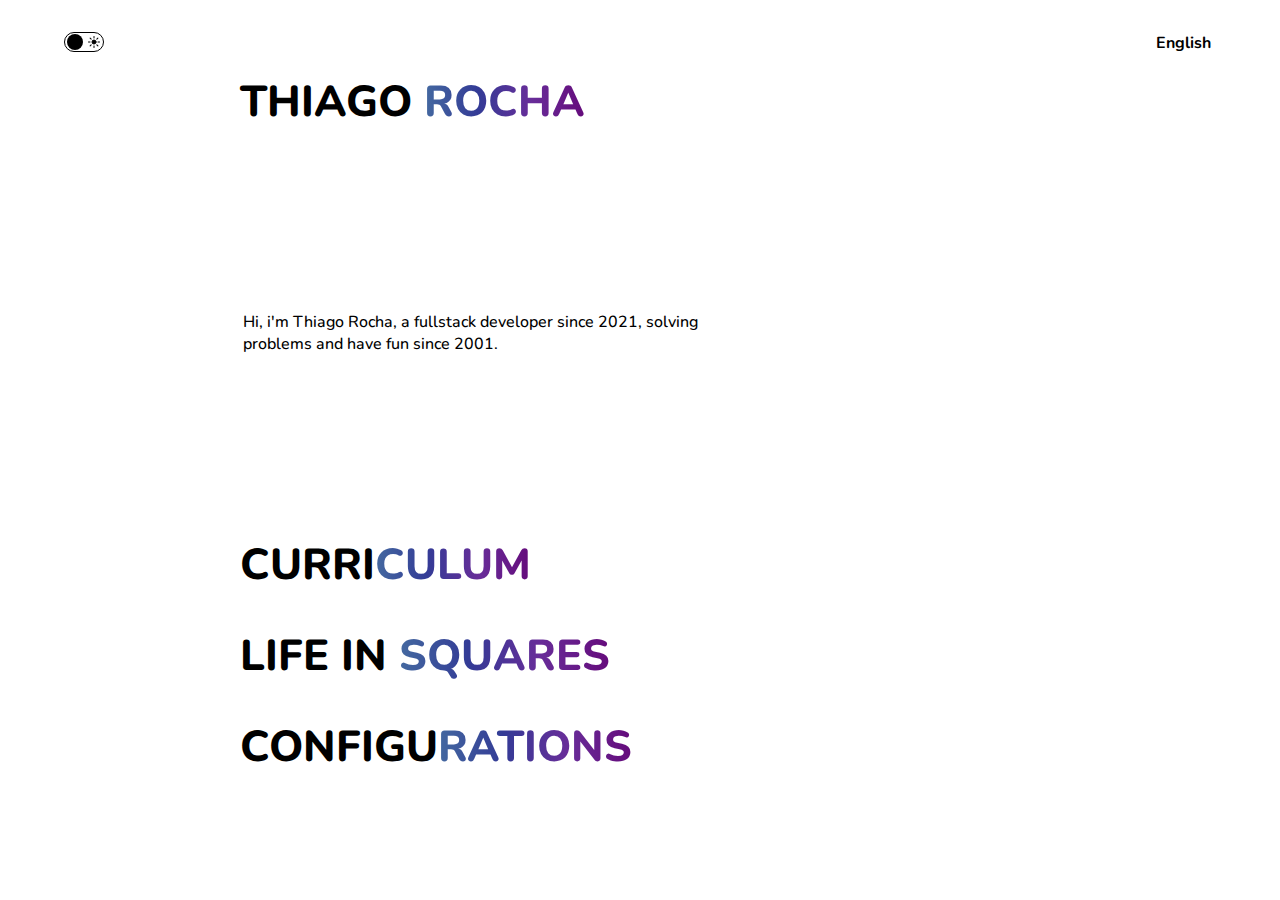
<file: index.html>
<!DOCTYPE html>
<html lang="en">
    <head>
        <meta charset="UTF-8" />
        <meta name="viewport" content="width=device-width, initial-scale=1.0" />
        <title>Thiago Rocha</title>
        <link rel="preconnect" href="https://fonts.googleapis.com" />
        <link rel="preconnect" href="https://fonts.gstatic.com" crossorigin />
        <link
            rel="icon"
            type="image/png"
            sizes="32x32"
            href="./assets/favicon/favicon-32x32.png"
        />
        <link
            href="https://fonts.googleapis.com/css2?family=AR+One+Sans:wght@500&family=Nunito:wght@200;300;400;500;600;700;800;900;1000&display=swap"
            rel="stylesheet"
        />
        <link rel="stylesheet" href="css/index.css" />
        <link rel="stylesheet" href="css/styles.css" />
    </head>
    <body>
        <label class="switch no-print">
            <input
                class="switch_input"
                id="switch_input"
                type="checkbox"
                role="switch"
            />
            <svg
                class="switch_icon switch_icon--light"
                viewBox="0 0 12 12"
                width="12px"
                height="12px"
                aria-hidden="true"
            >
                <g
                    fill="#000"
                    stroke="#000"
                    stroke-width="1"
                    stroke-linecap="round"
                >
                    <circle cx="6" cy="6" r="2" />
                    <g stroke-dasharray="1.5 1.5">
                        <polyline
                            points="6 10,6 11.5"
                            transform="rotate(0,6,6)"
                        />
                        <polyline
                            points="6 10,6 11.5"
                            transform="rotate(45,6,6)"
                        />
                        <polyline
                            points="6 10,6 11.5"
                            transform="rotate(90,6,6)"
                        />
                        <polyline
                            points="6 10,6 11.5"
                            transform="rotate(135,6,6)"
                        />
                        <polyline
                            points="6 10,6 11.5"
                            transform="rotate(180,6,6)"
                        />
                        <polyline
                            points="6 10,6 11.5"
                            transform="rotate(225,6,6)"
                        />
                        <polyline
                            points="6 10,6 11.5"
                            transform="rotate(270,6,6)"
                        />
                        <polyline
                            points="6 10,6 11.5"
                            transform="rotate(315,6,6)"
                        />
                    </g>
                </g>
            </svg>
            <svg
                class="switch_icon switch_icon--dark"
                viewBox="0 0 12 12"
                width="12px"
                height="12px"
                aria-hidden="true"
            >
                <g
                    fill="#fff"
                    stroke="#fff"
                    stroke-width="1"
                    stroke-linejoin="round"
                    transform="rotate(-45,6,6)"
                >
                    <path
                        d="m9,10c-2.209,0-4-1.791-4-4s1.791-4,4-4c.304,0,.598.041.883.105-.995-.992-2.367-1.605-3.883-1.605C2.962.5.5,2.962.5,6s2.462,5.5,5.5,5.5c1.516,0,2.888-.613,3.883-1.605-.285.064-.578.105-.883.105Z"
                    />
                </g>
            </svg>
            <span class="switch_sr">Dark Mode</span>
        </label>
        <div class="lang-menu no-print">
            <div class="selected-lang en">
                <a href="#">English</a>
            </div>
            <ul>
                <li>
                    <a href="#" class="pt-br" id="pt-br">Portuguese</a>
                </li>
                <li>
                    <a href="#" class="en" id="en">English</a>
                </li>
            </ul>
        </div>
        <main id="english">
            <section>
                <h1 class="dev-name">
                    THIAGO
                    <b class="dev-last">ROCHA</b>
                </h1>
            </section>
            <section>
                <p>
                    Hi, i'm Thiago Rocha, a fullstack developer since 2021,
                    solving problems and have fun since 2001.
                </p>
            </section>
            <section>
                <nav>
                    <a class="dev-name" href="./cv.html">
                        CURRI<b class="dev-last">CULUM</b>
                    </a>
                    <a class="dev-name" href="./life.html">
                        LIFE IN <b class="dev-last">SQUARES</b>
                    </a>
                    <a class="dev-name" href="./config.html">
                        CONFIGU<b class="dev-last">RATIONS</b>
                    </a>
                </nav>
            </section>
        </main>
        <main id="portuguese" class="d-none">
            <section>
                <h1 class="dev-name">
                    THIAGO
                    <b class="dev-last">ROCHA</b>
                </h1>
            </section>
            <section>
                <p>
                    Oi, eu sou o Thiago Rocha, desenvolvedor full stack desde
                    2021, resolvendo problemas e se divertindo desde 2001.
                </p>
            </section>
            <section>
                <nav>
                    <a class="dev-name" href="./cv.html">
                        CURRI<b class="dev-last">CULUM</b>
                    </a>
                    <a class="dev-name" href="./life.html">
                        VIDA EM <b class="dev-last">CUBOS</b>
                    </a>
                    <a class="dev-name" href="./config.html">
                        CONFIGU<b class="dev-last">RAÇÕES</b>
                    </a>
                </nav>
            </section>
        </main>
        <script src="./js/main.js"></script>
    </body>
</html>
</file>
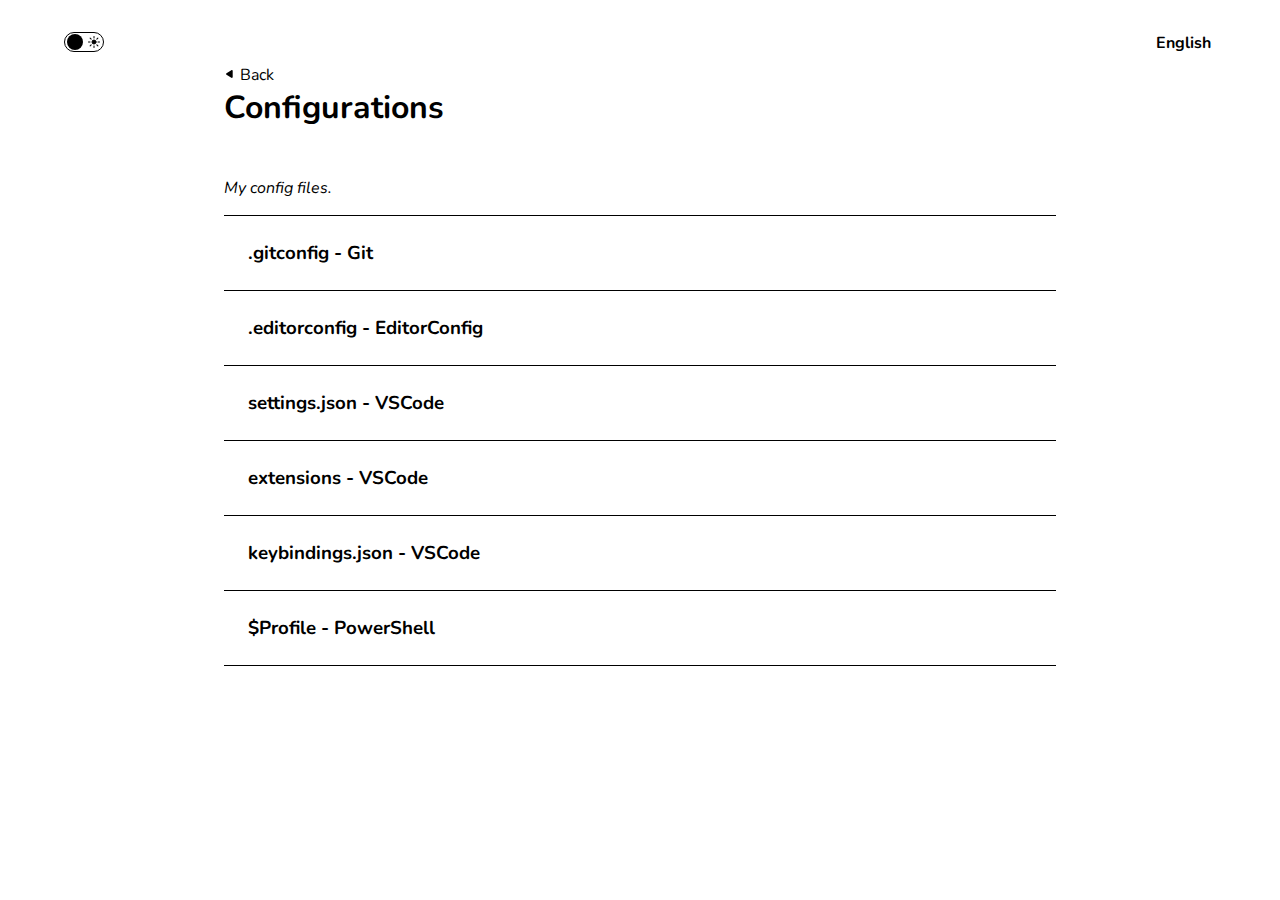
<file: config.html>
<!DOCTYPE html>
<html lang="en">
    <head>
        <meta charset="UTF-8" />
        <meta name="viewport" content="width=device-width, initial-scale=1.0" />
        <title>Thiago Rocha</title>
        <link rel="preconnect" href="https://fonts.googleapis.com" />
        <link rel="preconnect" href="https://fonts.gstatic.com" crossorigin />
        <link
            rel="icon"
            type="image/png"
            sizes="32x32"
            href="./assets/favicon/favicon-32x32.png"
        />
        <link
            href="https://fonts.googleapis.com/css2?family=AR+One+Sans:wght@500&family=Nunito:wght@200;300;400;500;600;700;800;900;1000&display=swap"
            rel="stylesheet"
        />
        <link rel="stylesheet" href="css/styles.css" />
        <link rel="stylesheet" href="css/prism.css" />
        <link rel="stylesheet" href="css/config.css" />
    </head>
    <body>
        <label class="switch no-print">
            <input
                class="switch_input"
                id="switch_input"
                type="checkbox"
                role="switch"
            />
            <svg
                class="switch_icon switch_icon--light"
                viewBox="0 0 12 12"
                width="12px"
                height="12px"
                aria-hidden="true"
            >
                <g
                    fill="#000"
                    stroke="#000"
                    stroke-width="1"
                    stroke-linecap="round"
                >
                    <circle cx="6" cy="6" r="2" />
                    <g stroke-dasharray="1.5 1.5">
                        <polyline
                            points="6 10,6 11.5"
                            transform="rotate(0,6,6)"
                        />
                        <polyline
                            points="6 10,6 11.5"
                            transform="rotate(45,6,6)"
                        />
                        <polyline
                            points="6 10,6 11.5"
                            transform="rotate(90,6,6)"
                        />
                        <polyline
                            points="6 10,6 11.5"
                            transform="rotate(135,6,6)"
                        />
                        <polyline
                            points="6 10,6 11.5"
                            transform="rotate(180,6,6)"
                        />
                        <polyline
                            points="6 10,6 11.5"
                            transform="rotate(225,6,6)"
                        />
                        <polyline
                            points="6 10,6 11.5"
                            transform="rotate(270,6,6)"
                        />
                        <polyline
                            points="6 10,6 11.5"
                            transform="rotate(315,6,6)"
                        />
                    </g>
                </g>
            </svg>
            <svg
                class="switch_icon switch_icon--dark"
                viewBox="0 0 12 12"
                width="12px"
                height="12px"
                aria-hidden="true"
            >
                <g
                    fill="#fff"
                    stroke="#fff"
                    stroke-width="1"
                    stroke-linejoin="round"
                    transform="rotate(-45,6,6)"
                >
                    <path
                        d="m9,10c-2.209,0-4-1.791-4-4s1.791-4,4-4c.304,0,.598.041.883.105-.995-.992-2.367-1.605-3.883-1.605C2.962.5.5,2.962.5,6s2.462,5.5,5.5,5.5c1.516,0,2.888-.613,3.883-1.605-.285.064-.578.105-.883.105Z"
                    />
                </g>
            </svg>
            <span class="switch_sr">Dark Mode</span>
        </label>
        <div class="lang-menu no-print">
            <div class="selected-lang en">
                <a href="#">English</a>
            </div>
            <ul>
                <li>
                    <a href="#" class="pt-br" id="pt-br">Portuguese</a>
                </li>
                <li>
                    <a href="#" class="en" id="en">English</a>
                </li>
            </ul>
        </div>
        <main id="english">
            <header>
                <a href="index.html">
                    <svg
                        width="12px"
                        height="12px"
                        viewBox="0 0 20 20"
                        xmlns="http://www.w3.org/2000/svg"
                    >
                        <path
                            d="M4.205 8.72805L12.205 3.72805C13.2041 3.10363 14.5 3.82189 14.5 5.00004V15C14.5 16.1782 13.2041 16.8965 12.205 16.272L4.205 11.272C3.265 10.6845 3.265 9.31555 4.205 8.72805Z"
                            fill="#000000"
                        />
                    </svg>
                    Back
                </a>
                <h1>Configurations</h1>
            </header>
            <section>
                <i>My config files.</i>
            </section>
        </main>
        <main id="portuguese">
            <header>
                <a href="index.html">
                    <svg
                        width="12px"
                        height="12px"
                        viewBox="0 0 20 20"
                        xmlns="http://www.w3.org/2000/svg"
                    >
                        <path
                            d="M4.205 8.72805L12.205 3.72805C13.2041 3.10363 14.5 3.82189 14.5 5.00004V15C14.5 16.1782 13.2041 16.8965 12.205 16.272L4.205 11.272C3.265 10.6845 3.265 9.31555 4.205 8.72805Z"
                            fill="#000000"
                        />
                    </svg>
                    Voltar
                </a>
                <h1>Configurações</h1>
            </header>
            <section>
                <i>Meus arquivos de configuração.</i>
            </section>
        </main>
        <main>
            <article class="configs">
                <div class="config">
                    <h3 class="name-config">.gitconfig - Git</h3>
                    <pre id=".gitconfig">
                        <code class="language-editorconfig line-numbers remove-trailing">
                            [user]
                                email = thiagormnb@gmail.com
                                name = ThiagoRocha14
                            [color]
                                status = auto
                                branch = auto
                                interactive = auto
                                diff = auto
                            [core]
                                ignorecase = false
                                autocrlf = false
                                editor = notepad
                            [alias]
                                s = status
                                c = checkout
                                b = branch
                                d = diff
                                l = log
                                uncommit = reset --soft HEAD~1
                                cm = commit -m
                                plom = pull origin master
                                plos = pull origin sprint
                                psom = push origin master
                                psos = push origin sprint
                                hs = log --pretty='%C(yellow)%h %C(cyan)%ad %Cblue%aN%C(auto)%d %Creset%s' --date=relative --date-order --graph
                                o = log --pretty='%C(yellow)%h %C(cyan)%ad %Cblue%aN%C(auto)%d %Creset%s' --date=relative --date-order --graph
                        </code>
                    </pre>
                </div>
                <div class="config">
                    <h3 class="name-config">.editorconfig - EditorConfig</h3>
                    <pre>
                        <code class="language-editorconfig line-numbers remove-trailing">
                            root = true

                            [*]
                                charset = utf-8
                                indent_style = space
                                indent_size = 4
                                insert_final_newline = true
                                trim_trailing_whitespace = true
                                end_of_line = lf

                            [*.ts]
                                quote_type = single

                            [*.md]
                                max_line_length = off
                                trim_trailing_whitespace = false

                            [*.{yml,yaml}]
                                indent_size = 2

                            [docker-compose.yml]
                                indent_size = 4
                        </code>
                    </pre>
                </div>
                <div class="config">
                    <h3 class="name-config">settings.json - VSCode</h3>
                    <pre>
                        <code class="language-json line-numbers remove-trailing">
                            {
                                "workbench.colorTheme": "poimandres",
                                "workbench.iconTheme": "city-lights-icons-vsc",

                                "workbench.statusBar.visible": true,
                                "workbench.tree.indent": 20,
                                "workbench.tree.renderIndentGuides": "always",
                                "workbench.sideBar.location": "right",
                                "workbench.activityBar.location": "top",
                                "workbench.colorCustomizations": {
                                    "tree.indentGuidesStroke": "#cecece"
                                },

                                "workbench.editor.highlightModifiedTabs": true,
                                "terminal.integrated.defaultProfile.windows": "Windows PowerShell",
                                "explorer.confirmDragAndDrop": false,

                                "editor.minimap.enabled": false,
                                "editor.fontFamily": "Fira Code",
                                "editor.fontLigatures": true,
                                "editor.fontSize": 13,
                                "editor.lineHeight": 20,
                                "editor.letterSpacing": 0.5,
                                "editor.fontWeight": "300",
                                "editor.tabCompletion": "on",
                                "editor.tabSize": 4,

                                "editor.formatOnSave": true,
                                "editor.codeActionsOnSave": {
                                    "source.fixAll.eslint": "explicit"
                                },

                                "files.trimTrailingWhitespace": true,
                                "prettier.tabWidth": 4,
                                "typescript.updateImportsOnFileMove.enabled": "always",
                                "javascript.updateImportsOnFileMove.enabled": "always",

                                "php.validate.executablePath": "C:/xampp/php/php.exe",
                                "eslint.validate": ["javascript", "typescript"],

                                "[php]": {
                                    "editor.defaultFormatter": "DEVSENSE.phptools-vscode",
                                    "editor.suggest.showReferences": false
                                },
                                "[typescript]": {
                                    "editor.defaultFormatter": "rvest.vs-code-prettier-eslint"
                                },
                                "[javascript]": {
                                    "editor.defaultFormatter": "esbenp.prettier-vscode"
                                },
                                "[python]": {
                                    "editor.formatOnType": true
                                },
                                "[html]": {
                                    "editor.defaultFormatter": "esbenp.prettier-vscode"
                                }

                            }

                        </code>
                    </pre>
                </div>
                <div class="config">
                    <h3 class="name-config">extensions - VSCode</h3>
                    <pre>
                        <code class="language-bash line-numbers remove-trailing">
                            code --install-extension DaGhostman.vs-treeview
                            code --install-extension DEVSENSE.composer-php-vscode
                            code --install-extension DEVSENSE.phptools-vscode
                            code --install-extension DEVSENSE.profiler-php-vscode
                            code --install-extension DotJoshJohnson.xml
                            code --install-extension eamodio.gitlens
                            code --install-extension EditorConfig.EditorConfig
                            code --install-extension esbenp.prettier-vscode
                            code --install-extension GitHub.copilot
                            code --install-extension GitHub.copilot-chat
                            code --install-extension maptz.camelcasenavigation
                            code --install-extension mikestead.dotenv
                            code --install-extension ms-vscode.vscode-typescript-tslint-plugin
                            code --install-extension mtxr.sqltools
                            code --install-extension pgl.laravel-jump-controller
                            code --install-extension pomber.git-file-history
                            code --install-extension Vue.volar
                            code --install-extension yzhang.markdown-all-in-one
                        </code>
                    </pre>
                </div>
                <div class="config">
                    <h3 class="name-config">keybindings.json - VSCode</h3>
                    <pre>
                        <code class="language-json line-numbers remove-trailing">
                            [
                                {
                                    "key": "ctrl+shift+u",
                                    "command": "editor.action.transformToUppercase",
                                    "when": "editorTextFocus"
                                },
                                {
                                    "key": "ctrl+shift+l",
                                    "command": "editor.action.transformToLowercase",
                                    "when": "editorTextFocus"
                                },
                                {
                                    "key": "ctrl+shift+oem_6",
                                    "command": "editor.emmet.action.matchTag"
                                },
                                {
                                    "key": "ctrl+alt+s",
                                    "command": "workbench.action.files.saveFiles"
                                },
                                {
                                    "key": "ctrl+alt+numpad1",
                                    "command": "editor.action.formatDocument",
                                    "when": "editorHasDocumentFormattingProvider && editorTextFocus && !editorReadonly && !inCompositeEditor"
                                },
                                {
                                    "key": "shift+alt+f",
                                    "command": "-editor.action.formatDocument",
                                    "when": "editorHasDocumentFormattingProvider && editorTextFocus && !editorReadonly && !inCompositeEditor"
                                },
                                {
                                    "key": "ctrl+alt+numpad2",
                                    "command": "sqltools.formatSql",
                                    "when": "editorHasSelection && editorTextFocus && !config.sqltools.disableChordKeybindings && !editorReadonly"
                                },
                                {
                                    "key": "ctrl+e ctrl+b",
                                    "command": "-sqltools.formatSql",
                                    "when": "editorHasSelection && editorTextFocus && !config.sqltools.disableChordKeybindings && !editorReadonly"
                                },
                                {
                                    "key": "ctrl+alt+numpad0",
                                    "command": "workbench.action.duplicateWorkspaceInNewWindow"
                                },
                            ]
                        </code>
                    </pre>
                </div>
                <div class="config">
                    <h3 class="name-config">$Profile - PowerShell</h3>
                    <pre>
                        <code class="language-bash line-numbers remove-trailing">
                            clear
                            # oh-my-posh activation
                            Set-ExecutionPolicy Bypass -Scope Process -Force; Invoke-Expression ((New-Object System.Net.WebClient).DownloadString('https://ohmyposh.dev/install.ps1'))

                            oh-my-posh init pwsh --config "$env:POSH_THEMES_PATH/velvet.omp.json" | Invoke-Expression

                            Set-PSReadLineOption -PredictionSource History
                            Set-PSReadLineOption -PredictionViewStyle ListView
                        </code>
                    </pre>
                </div>
            </article>
        </main>
        <script src="./js/config.js"></script>
        <script src="./js/prism.js"></script>
        <script src="./js/main.js"></script>
    </body>
</html>
</file>
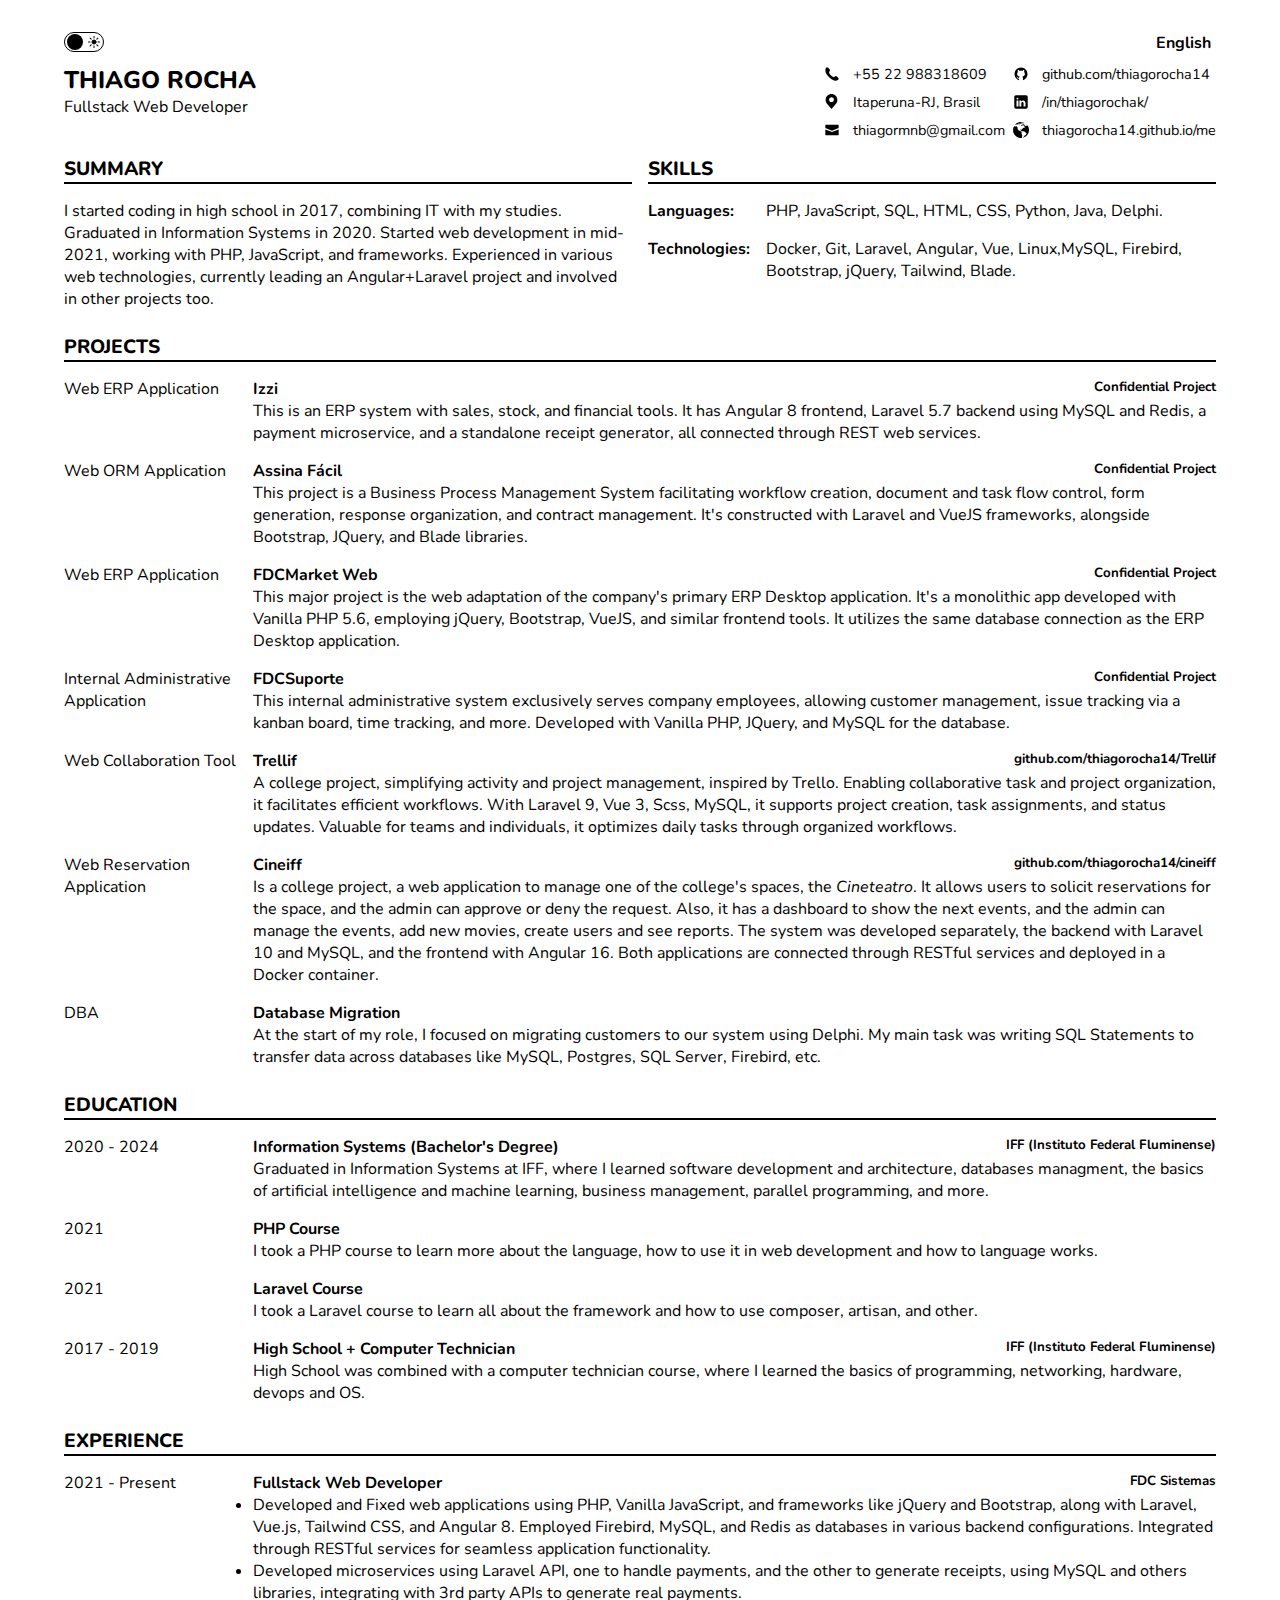
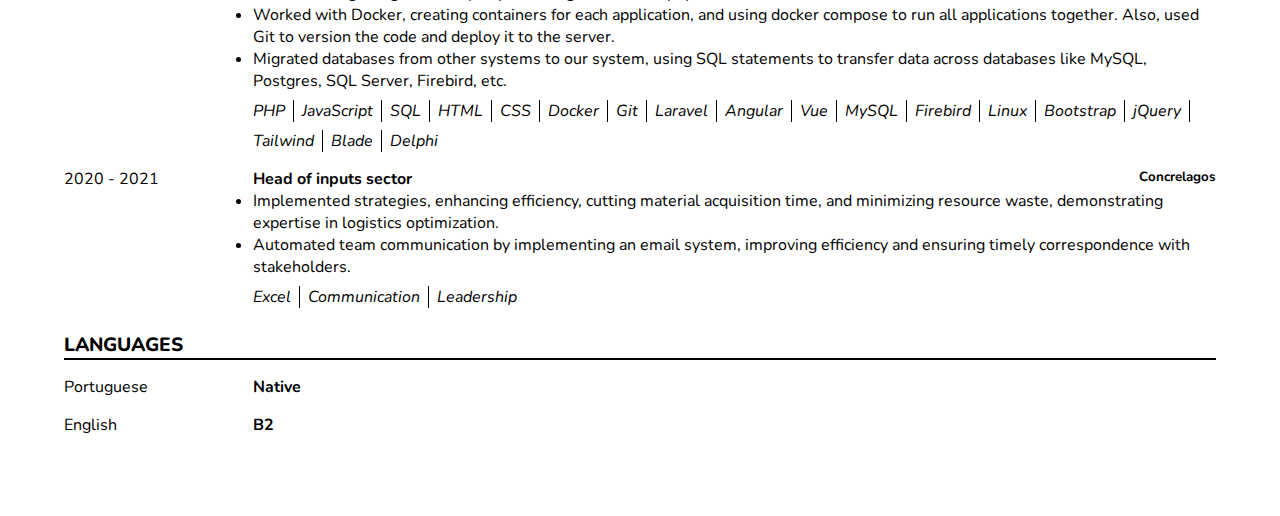
<file: cv.html>
<!DOCTYPE html>
<html lang="en">
    <head>
        <meta charset="UTF-8" />
        <meta name="viewport" content="width=device-width, initial-scale=1.0" />
        <title>Thiago Rocha</title>
        <link rel="preconnect" href="https://fonts.googleapis.com" />
        <link rel="preconnect" href="https://fonts.gstatic.com" crossorigin />
        <link
            rel="icon"
            type="image/png"
            sizes="32x32"
            href="./assets/favicon/favicon-32x32.png"
        />
        <link
            href="https://fonts.googleapis.com/css2?family=AR+One+Sans:wght@500&family=Nunito:wght@200;300;400;500;600;700;800;900;1000&display=swap"
            rel="stylesheet"
        />
        <link rel="stylesheet" href="css/styles.css" />
        <link rel="stylesheet" href="css/cv.css" />
    </head>

    <body>
        <label class="switch no-print">
            <input
                class="switch_input"
                id="switch_input"
                type="checkbox"
                role="switch"
            />
            <svg
                class="switch_icon switch_icon--light"
                viewBox="0 0 12 12"
                width="12px"
                height="12px"
                aria-hidden="true"
            >
                <g
                    fill="#000"
                    stroke="#000"
                    stroke-width="1"
                    stroke-linecap="round"
                >
                    <circle cx="6" cy="6" r="2" />
                    <g stroke-dasharray="1.5 1.5">
                        <polyline
                            points="6 10,6 11.5"
                            transform="rotate(0,6,6)"
                        />
                        <polyline
                            points="6 10,6 11.5"
                            transform="rotate(45,6,6)"
                        />
                        <polyline
                            points="6 10,6 11.5"
                            transform="rotate(90,6,6)"
                        />
                        <polyline
                            points="6 10,6 11.5"
                            transform="rotate(135,6,6)"
                        />
                        <polyline
                            points="6 10,6 11.5"
                            transform="rotate(180,6,6)"
                        />
                        <polyline
                            points="6 10,6 11.5"
                            transform="rotate(225,6,6)"
                        />
                        <polyline
                            points="6 10,6 11.5"
                            transform="rotate(270,6,6)"
                        />
                        <polyline
                            points="6 10,6 11.5"
                            transform="rotate(315,6,6)"
                        />
                    </g>
                </g>
            </svg>
            <svg
                class="switch_icon switch_icon--dark"
                viewBox="0 0 12 12"
                width="12px"
                height="12px"
                aria-hidden="true"
            >
                <g
                    fill="#fff"
                    stroke="#fff"
                    stroke-width="1"
                    stroke-linejoin="round"
                    transform="rotate(-45,6,6)"
                >
                    <path
                        d="m9,10c-2.209,0-4-1.791-4-4s1.791-4,4-4c.304,0,.598.041.883.105-.995-.992-2.367-1.605-3.883-1.605C2.962.5.5,2.962.5,6s2.462,5.5,5.5,5.5c1.516,0,2.888-.613,3.883-1.605-.285.064-.578.105-.883.105Z"
                    />
                </g>
            </svg>
            <span class="switch_sr">Dark Mode</span>
        </label>
        <div class="lang-menu no-print">
            <div class="selected-lang en">
                <a href="#">English</a>
            </div>
            <ul>
                <li>
                    <a href="#" class="pt-br" id="pt-br">Portuguese</a>
                </li>
                <li>
                    <a href="#" class="en" id="en">English</a>
                </li>
            </ul>
        </div>
        <header>
            <section class="cv-title">
                <h1 class="dev-name">
                    <a href="index.html" class="no-print">Thiago Rocha</a>
                    <span class="d-none d-print-block">Thiago Rocha</span>
                </h1>
                <span class="dev-type">Fullstack Web Developer</span>
            </section>
            <aside class="cv-infos">
                <span class="info">
                    <svg height="16px" width="16px" viewBox="0 0 24 24">
                        <path
                            d="M21.384,17.752a2.108,2.108,0,0,1-.522,3.359,7.543,7.543,0,0,1-5.476.642C10.5,20.523,3.477,13.5,2.247,8.614a7.543,7.543,0,0,1,.642-5.476,2.108,2.108,0,0,1,3.359-.522L8.333,4.7a2.094,2.094,0,0,1,.445,2.328A3.877,3.877,0,0,1,8,8.2c-2.384,2.384,5.417,10.185,7.8,7.8a3.877,3.877,0,0,1,1.173-.781,2.092,2.092,0,0,1,2.328.445Z"
                        />
                    </svg>
                    <a href="tel:+5522988318609" class="info-text"
                        >+55 22 988318609</a
                    >
                </span>
                <span class="info">
                    <svg height="16px" width="16px" viewBox="0 0 64 64">
                        <path
                            d="M32 6C17.641 6 6 17.641 6 32c0 12.277 8.512 22.56 19.955 25.286-.592-.141-1.179-.299-1.755-.479V50.85c0 0-.975.325-2.275.325-3.637 0-5.148-3.245-5.525-4.875-.229-.993-.827-1.934-1.469-2.509-.767-.684-1.126-.686-1.131-.92-.01-.491.658-.471.975-.471 1.625 0 2.857 1.729 3.429 2.623 1.417 2.207 2.938 2.577 3.721 2.577.975 0 1.817-.146 2.397-.426.268-1.888 1.108-3.57 2.478-4.774-6.097-1.219-10.4-4.716-10.4-10.4 0-2.928 1.175-5.619 3.133-7.792C19.333 23.641 19 22.494 19 20.625c0-1.235.086-2.751.65-4.225 0 0 3.708.026 7.205 3.338C28.469 19.268 30.196 19 32 19s3.531.268 5.145.738c3.497-3.312 7.205-3.338 7.205-3.338.567 1.474.65 2.99.65 4.225 0 2.015-.268 3.19-.432 3.697C46.466 26.475 47.6 29.124 47.6 32c0 5.684-4.303 9.181-10.4 10.4 1.628 1.43 2.6 3.513 2.6 5.85v8.557c-.576.181-1.162.338-1.755.479C49.488 54.56 58 44.277 58 32 58 17.641 46.359 6 32 6zM33.813 57.93C33.214 57.972 32.61 58 32 58 32.61 58 33.213 57.971 33.813 57.93zM37.786 57.346c-1.164.265-2.357.451-3.575.554C35.429 57.797 36.622 57.61 37.786 57.346zM32 58c-.61 0-1.214-.028-1.813-.07C30.787 57.971 31.39 58 32 58zM29.788 57.9c-1.217-.103-2.411-.289-3.574-.554C27.378 57.61 28.571 57.797 29.788 57.9z"
                        ></path>
                    </svg>
                    <a
                        href="github.com/thiagorocha14"
                        target="_blank"
                        class="info-text"
                        >github.com/thiagorocha14</a
                    >
                </span>
                <span class="info">
                    <svg
                        version="1.1"
                        width="16px"
                        height="16px"
                        viewBox="0 0 96 96"
                        xml:space="preserve"
                    >
                        <path
                            d="M 45 0 C 25.463 0 9.625 15.838 9.625 35.375 c 0 8.722 3.171 16.693 8.404 22.861 L 45 90 l 26.97 -31.765 c 5.233 -6.167 8.404 -14.139 8.404 -22.861 C 80.375 15.838 64.537 0 45 0 z M 45 48.705 c -8.035 0 -14.548 -6.513 -14.548 -14.548 c 0 -8.035 6.513 -14.548 14.548 -14.548 s 14.548 6.513 14.548 14.548 C 59.548 42.192 53.035 48.705 45 48.705 z"
                        />
                    </svg>
                    <span class="info-text">Itaperuna-RJ, Brasil</span>
                </span>
                <span class="info">
                    <svg height="16px" width="16px" viewBox="0 0 50 50">
                        <path
                            d="M41,4H9C6.24,4,4,6.24,4,9v32c0,2.76,2.24,5,5,5h32c2.76,0,5-2.24,5-5V9C46,6.24,43.76,4,41,4z M17,20v19h-6V20H17z M11,14.47c0-1.4,1.2-2.47,3-2.47s2.93,1.07,3,2.47c0,1.4-1.12,2.53-3,2.53C12.2,17,11,15.87,11,14.47z M39,39h-6c0,0,0-9.26,0-10 c0-2-1-4-3.5-4.04h-0.08C27,24.96,26,27.02,26,29c0,0.91,0,10,0,10h-6V20h6v2.56c0,0,1.93-2.56,5.81-2.56 c3.97,0,7.19,2.73,7.19,8.26V39z"
                        ></path>
                    </svg>
                    <a
                        href="linkedin.com/in/thiagorochak/"
                        target="_blank"
                        class="info-text"
                        >/in/thiagorochak/</a
                    >
                </span>
                <span class="info">
                    <svg height="16px" width="16px" viewBox="0 0 24 24">
                        <path
                            d="M22 5v4l-10 4L2 9V5a1 1 0 0 1 1-1h18a1 1 0 0 1 1 1zM2 11.154V19a1 1 0 0 0 1 1h18a1 1 0 0 0 1-1v-7.846l-10 4z"
                        />
                    </svg>
                    <a href="mailto:thiagormnb@gmail.com" class="info-text"
                        >thiagormnb@gmail.com</a
                    >
                </span>
                <span class="info">
                    <svg
                        version="1.1"
                        xmlns="http://www.w3.org/2000/svg"
                        xmlns:xlink="http://www.w3.org/1999/xlink"
                        width="16px"
                        height="16px"
                        viewBox="0 0 31.416 31.416"
                        xml:space="preserve"
                    >
                        <g>
                            <g>
                                <path
                                    d="M28.755,6.968l-0.47,0.149L25.782,7.34l-0.707,1.129l-0.513-0.163L22.57,6.51l-0.289-0.934L21.894,4.58l-1.252-1.123
                                l-1.477-0.289l-0.034,0.676l1.447,1.412l0.708,0.834L20.49,6.506l-0.648-0.191L18.871,5.91l0.033-0.783l-1.274-0.524l-0.423,1.841
                                l-1.284,0.291l0.127,1.027l1.673,0.322l0.289-1.641l1.381,0.204l0.642,0.376h1.03l0.705,1.412l1.869,1.896l-0.137,0.737
                                l-1.507-0.192l-2.604,1.315l-1.875,2.249l-0.244,0.996h-0.673l-1.254-0.578l-1.218,0.578l0.303,1.285l0.53-0.611l0.932-0.029
                                l-0.065,1.154l0.772,0.226l0.771,0.866l1.259-0.354l1.438,0.227l1.67,0.449l0.834,0.098l1.414,1.605l2.729,1.605l-1.765,3.372
                                l-1.863,0.866l-0.707,1.927l-2.696,1.8l-0.287,1.038c6.892-1.66,12.019-7.851,12.019-15.253
                                C31.413,12.474,30.433,9.465,28.755,6.968z"
                                />
                                <path
                                    d="M17.515,23.917l-1.144-2.121l1.05-2.188l-1.05-0.314l-1.179-1.184l-2.612-0.586l-0.867-1.814v1.077h-0.382l-2.251-3.052
                                v-2.507L7.43,8.545L4.81,9.012H3.045L2.157,8.43L3.29,7.532L2.16,7.793c-1.362,2.326-2.156,5.025-2.156,7.916
                                c0,8.673,7.031,15.707,15.705,15.707c0.668,0,1.323-0.059,1.971-0.137l-0.164-1.903c0,0,0.721-2.826,0.721-2.922
                                C18.236,26.357,17.515,23.917,17.515,23.917z"
                                />
                                <path
                                    d="M5.84,5.065l2.79-0.389l1.286-0.705l1.447,0.417l2.312-0.128l0.792-1.245l1.155,0.19l2.805-0.263L19.2,2.09l1.09-0.728
                                l1.542,0.232l0.562-0.085C20.363,0.553,18.103,0,15.708,0C10.833,0,6.474,2.222,3.596,5.711h0.008L5.84,5.065z M16.372,1.562
                                l1.604-0.883l1.03,0.595l-1.491,1.135l-1.424,0.143l-0.641-0.416L16.372,1.562z M11.621,1.691l0.708,0.295l0.927-0.295
                                l0.505,0.875l-2.14,0.562l-1.029-0.602C10.591,2.526,11.598,1.878,11.621,1.691z"
                                />
                            </g>
                        </g>
                    </svg>
                    <a
                        href="https://thiagorocha14.github.io/me"
                        class="info-text"
                        >thiagorocha14.github.io/me</a
                    >
                </span>
            </aside>
        </header>
        <main id="english">
            <!-- SUMMARY AND SKILLS -->
            <div class="double-section">
                <section>
                    <h3 class="section-title">Summary</h3>
                    <p class="section-text">
                        I started coding in high school in 2017, combining IT
                        with my studies. Graduated in Information Systems in
                        2020. Started web development in mid-2021, working with
                        PHP, JavaScript, and frameworks. Experienced in various
                        web technologies, currently leading an Angular+Laravel
                        project and involved in other projects too.
                    </p>
                </section>
                <section>
                    <h3 class="section-title">Skills</h3>
                    <p class="skills">
                        <b>Languages:</b
                        ><span
                            >PHP, JavaScript, SQL, HTML, CSS, Python, Java,
                            Delphi.</span
                        >
                        <b>Technologies:</b
                        ><span
                            >Docker, Git, Laravel, Angular, Vue, Linux,MySQL,
                            Firebird, Bootstrap, jQuery, Tailwind, Blade.</span
                        >
                    </p>
                </section>
            </div>
            <!-- PROJECTS -->
            <section>
                <h3 class="section-title">Projects</h3>
                <ul>
                    <li>
                        <aside>Web ERP Application</aside>
                        <article>
                            <b class="project-title">
                                <span> Izzi </span>
                                <small> Confidential Project </small>
                            </b>
                            <p>
                                This is an ERP system with sales, stock, and
                                financial tools. It has Angular 8 frontend,
                                Laravel 5.7 backend using MySQL and Redis, a
                                payment microservice, and a standalone receipt
                                generator, all connected through REST web
                                services.
                            </p>
                        </article>
                    </li>
                    <li>
                        <aside>Web ORM Application</aside>
                        <article>
                            <b class="project-title">
                                <span> Assina Fácil </span>
                                <small> Confidential Project </small>
                            </b>
                            <p>
                                This project is a Business Process Management
                                System facilitating workflow creation, document
                                and task flow control, form generation, response
                                organization, and contract management. It's
                                constructed with Laravel and VueJS frameworks,
                                alongside Bootstrap, JQuery, and Blade
                                libraries.
                            </p>
                        </article>
                    </li>
                    <li>
                        <aside>Web ERP Application</aside>
                        <article>
                            <b class="project-title">
                                <span> FDCMarket Web </span>
                                <small> Confidential Project </small>
                            </b>
                            <p>
                                This major project is the web adaptation of the
                                company's primary ERP Desktop application. It's
                                a monolithic app developed with Vanilla PHP 5.6,
                                employing jQuery, Bootstrap, VueJS, and similar
                                frontend tools. It utilizes the same database
                                connection as the ERP Desktop application.
                            </p>
                        </article>
                    </li>
                    <li>
                        <aside>Internal Administrative Application</aside>
                        <article>
                            <b class="project-title">
                                <span> FDCSuporte </span>
                                <small> Confidential Project </small>
                            </b>
                            <p>
                                This internal administrative system exclusively
                                serves company employees, allowing customer
                                management, issue tracking via a kanban board,
                                time tracking, and more. Developed with Vanilla
                                PHP, JQuery, and MySQL for the database.
                            </p>
                        </article>
                    </li>
                    <li>
                        <aside>Web Collaboration Tool</aside>
                        <article>
                            <b class="project-title">
                                <span> Trellif </span>
                                <small>
                                    <a
                                        href="https://github.com/thiagorocha14/Trellif"
                                        target="_blank"
                                    >
                                        github.com/thiagorocha14/Trellif
                                    </a>
                                </small>
                            </b>
                            <p>
                                A college project, simplifying activity and
                                project management, inspired by Trello. Enabling
                                collaborative task and project organization, it
                                facilitates efficient workflows. With Laravel 9,
                                Vue 3, Scss, MySQL, it supports project
                                creation, task assignments, and status updates.
                                Valuable for teams and individuals, it optimizes
                                daily tasks through organized workflows.
                            </p>
                        </article>
                    </li>
                    <li>
                        <aside>Web Reservation Application</aside>
                        <article>
                            <b class="project-title">
                                <span> Cineiff </span>
                                <small>
                                    <a
                                        href="https://github.com/thiagorocha14/cineiff"
                                        target="_blank"
                                    >
                                        github.com/thiagorocha14/cineiff
                                    </a>
                                </small>
                            </b>
                            <p>
                                Is a college project, a web application to
                                manage one of the college's spaces, the
                                <i>Cineteatro</i>. It allows users to solicit
                                reservations for the space, and the admin can
                                approve or deny the request. Also, it has a
                                dashboard to show the next events, and the admin
                                can manage the events, add new movies, create
                                users and see reports. The system was developed
                                separately, the backend with Laravel 10 and
                                MySQL, and the frontend with Angular 16. Both
                                applications are connected through RESTful
                                services and deployed in a Docker container.
                            </p>
                        </article>
                    </li>
                    <li>
                        <aside>DBA</aside>
                        <article>
                            <b class="project-title">
                                <span> Database Migration </span>
                            </b>
                            <p>
                                At the start of my role, I focused on migrating
                                customers to our system using Delphi. My main
                                task was writing SQL Statements to transfer data
                                across databases like MySQL, Postgres, SQL
                                Server, Firebird, etc.
                            </p>
                        </article>
                    </li>
                </ul>
            </section>
            <!-- EDUCATION -->
            <section>
                <h3 class="section-title">Education</h3>
                <ul>
                    <li>
                        <aside>2020 - 2024</aside>
                        <article>
                            <b class="project-title">
                                <span>
                                    Information Systems (Bachelor's Degree)
                                </span>
                                <small>
                                    <a
                                        href="https://portal1.iff.edu.br/"
                                        target="_blank"
                                        >IFF (Instituto Federal Fluminense)</a
                                    >
                                </small>
                            </b>
                            <p>
                                Graduated in Information Systems at IFF, where I
                                learned software development and architecture,
                                databases managment, the basics of artificial
                                intelligence and machine learning, business
                                management, parallel programming, and more.
                            </p>
                        </article>
                    </li>
                    <li>
                        <aside>2021</aside>
                        <article>
                            <b class="project-title">
                                <span> PHP Course </span>
                            </b>
                            <p>
                                I took a PHP course to learn more about the
                                language, how to use it in web development and
                                how to language works.
                            </p>
                        </article>
                    </li>
                    <li>
                        <aside>2021</aside>
                        <article>
                            <b class="project-title">
                                <span> Laravel Course </span>
                            </b>
                            <p>
                                I took a Laravel course to learn all about the
                                framework and how to use composer, artisan, and
                                other.
                            </p>
                        </article>
                    </li>
                    <li>
                        <aside>2017 - 2019</aside>
                        <article>
                            <b class="project-title">
                                <span> High School + Computer Technician </span>
                                <small>
                                    <a
                                        href="https://portal1.iff.edu.br/"
                                        target="_blank"
                                        >IFF (Instituto Federal Fluminense)</a
                                    >
                                </small>
                            </b>
                            <p>
                                High School was combined with a computer
                                technician course, where I learned the basics of
                                programming, networking, hardware, devops and
                                OS.
                            </p>
                        </article>
                    </li>
                </ul>
            </section>
            <!-- EXPERIENCE -->
            <section>
                <h3 class="section-title">Experience</h3>
                <ul>
                    <li>
                        <aside>2021 - Present</aside>
                        <article>
                            <b class="project-title">
                                <span> Fullstack Web Developer </span>
                                <small> FDC Sistemas </small>
                            </b>
                            <div>
                                <ul>
                                    <li>
                                        Developed and Fixed web applications
                                        using PHP, Vanilla JavaScript, and
                                        frameworks like jQuery and Bootstrap,
                                        along with Laravel, Vue.js, Tailwind
                                        CSS, and Angular 8. Employed Firebird,
                                        MySQL, and Redis as databases in various
                                        backend configurations. Integrated
                                        through RESTful services for seamless
                                        application functionality.
                                    </li>
                                    <li>
                                        Developed microservices using Laravel
                                        API, one to handle payments, and the
                                        other to generate receipts, using MySQL
                                        and others libraries, integrating with
                                        3rd party APIs to generate real
                                        payments.
                                    </li>
                                    <li>
                                        Worked with Docker, creating containers
                                        for each application, and using docker
                                        compose to run all applications
                                        together. Also, used Git to version the
                                        code and deploy it to the server.
                                    </li>
                                    <li>
                                        Migrated databases from other systems to
                                        our system, using SQL statements to
                                        transfer data across databases like
                                        MySQL, Postgres, SQL Server, Firebird,
                                        etc.
                                    </li>
                                </ul>
                                <ul class="ul-skills">
                                    <li>PHP</li>
                                    <li>JavaScript</li>
                                    <li>SQL</li>
                                    <li>HTML</li>
                                    <li>CSS</li>
                                    <li>Docker</li>
                                    <li>Git</li>
                                    <li>Laravel</li>
                                    <li>Angular</li>
                                    <li>Vue</li>
                                    <li>MySQL</li>
                                    <li>Firebird</li>
                                    <li>Linux</li>
                                    <li>Bootstrap</li>
                                    <li>jQuery</li>
                                    <li>Tailwind</li>
                                    <li>Blade</li>
                                    <li>Delphi</li>
                                </ul>
                            </div>
                        </article>
                    </li>
                    <li>
                        <aside>2020 - 2021</aside>
                        <article>
                            <b class="project-title">
                                <span> Head of inputs sector </span>
                                <small> Concrelagos </small>
                            </b>
                            <div>
                                <ul>
                                    <li>
                                        Implemented strategies, enhancing
                                        efficiency, cutting material acquisition
                                        time, and minimizing resource waste,
                                        demonstrating expertise in logistics
                                        optimization.
                                    </li>
                                    <li>
                                        Automated team communication by
                                        implementing an email system, improving
                                        efficiency and ensuring timely
                                        correspondence with stakeholders.
                                    </li>
                                </ul>
                                <ul class="ul-skills">
                                    <li>Excel</li>
                                    <li>Communication</li>
                                    <li>Leadership</li>
                                </ul>
                            </div>
                        </article>
                    </li>
                </ul>
            </section>
            <!-- LANGUAGES -->
            <section>
                <h3 class="section-title">Languages</h3>
                <ul>
                    <li>
                        <aside>Portuguese</aside>
                        <article>
                            <b class="project-title">
                                <span> Native </span>
                            </b>
                        </article>
                    </li>
                    <li>
                        <aside>English</aside>
                        <article>
                            <b class="project-title">
                                <span> B2 </span>
                            </b>
                        </article>
                    </li>
                </ul>
            </section>
        </main>
        <main id="portuguese" class="d-none">
            <!-- RESUMO E HABILIDADES -->
            <div class="double-section">
                <section>
                    <h3 class="section-title">Resumo</h3>
                    <p class="section-text">
                        Comecei a programar no ensino médio em 2017, combinando
                        TI com meus estudos. Me formei em Sistemas de Informação
                        em 2020. Iniciei o desenvolvimento web em meados de
                        2021, trabalhando com PHP, JavaScript e frameworks.
                        Experiência em várias tecnologias web, atualmente
                        liderando um projeto Angular+Laravel e envolvido em
                        outros projetos também.
                    </p>
                </section>
                <section>
                    <h3 class="section-title">Habilidades</h3>
                    <p class="skills">
                        <b>Linguagens:</b>
                        <span
                            >PHP, JavaScript, SQL, HTML, CSS, Python, Java,
                            Delphi.</span
                        >
                        <b>Tecnologias:</b>
                        <span
                            >Docker, Git, Laravel, Angular, Vue, Linux, MySQL,
                            Firebird, Bootstrap, jQuery, Tailwind, Blade.</span
                        >
                    </p>
                </section>
            </div>
            <!-- PROJETOS -->
            <section>
                <h3 class="section-title">Projetos</h3>
                <ul>
                    <li>
                        <aside>Aplicação Web ERP</aside>
                        <article>
                            <b class="project-title">
                                <span> Izzi </span>
                                <small> Projeto Confidencial </small>
                            </b>
                            <p>
                                Este é um sistema ERP com ferramentas de vendas,
                                estoque e finanças. Possui frontend Angular 8,
                                backend Laravel 5.7 utilizando MySQL e Redis, um
                                microsserviço de pagamento e um gerador de
                                recibos independente, todos conectados por
                                serviços web REST.
                            </p>
                        </article>
                    </li>
                    <li>
                        <aside>Aplicação ORM Web</aside>
                        <article>
                            <b class="project-title">
                                <span> Assina Fácil </span>
                                <small> Projeto Confidencial </small>
                            </b>
                            <p>
                                Este projeto é um Sistema de Gestão de Processos
                                Empresariais que facilita a criação de fluxos de
                                trabalho, controle de documentos e tarefas,
                                geração de formulários, organização de respostas
                                e gestão de contratos. É construído com os
                                frameworks Laravel e VueJS, juntamente com as
                                bibliotecas Bootstrap, JQuery e Blade.
                            </p>
                        </article>
                    </li>
                    <li>
                        <aside>Aplicação Web ERP</aside>
                        <article>
                            <b class="project-title">
                                <span> FDCMarket Web </span>
                                <small> Projeto Confidencial </small>
                            </b>
                            <p>
                                Este grande projeto é a adaptação web da
                                aplicação primária de ERP da empresa. É um
                                aplicativo monolítico desenvolvido com PHP 5.6
                                Vanilla, utilizando jQuery, Bootstrap, VueJS e
                                ferramentas semelhantes no frontend. Utiliza a
                                mesma conexão de banco de dados que a aplicação
                                de desktop do ERP.
                            </p>
                        </article>
                    </li>
                    <li>
                        <aside>Aplicação Administrativa Interna</aside>
                        <article>
                            <b class="project-title">
                                <span> FDCSuporte </span>
                                <small> Projeto Confidencial </small>
                            </b>
                            <p>
                                Este sistema administrativo interno serve
                                exclusivamente aos funcionários da empresa,
                                permitindo gerenciamento de clientes,
                                rastreamento de problemas via quadro kanban,
                                rastreamento de tempo, entre outras
                                funcionalidades. Desenvolvido com PHP Vanilla,
                                JQuery e MySQL para o banco de dados.
                            </p>
                        </article>
                    </li>
                    <li>
                        <aside>Ferramenta de Colaboração Web</aside>
                        <article>
                            <b class="project-title">
                                <span> Trellif </span>
                                <small>
                                    <a
                                        href="https://github.com/thiagorocha14/Trellif"
                                        target="_blank"
                                    >
                                        github.com/thiagorocha14/Trellif
                                    </a>
                                </small>
                            </b>
                            <p>
                                Um projeto universitário que simplifica a gestão
                                de atividades e projetos, inspirado no Trello.
                                Permitindo organização colaborativa de tarefas e
                                projetos, facilita fluxos de trabalho
                                eficientes. Com Laravel 9, Vue 3, Scss, MySQL,
                                suporta criação de projetos, atribuição de
                                tarefas e atualizações de status. Valioso para
                                equipes e indivíduos, otimiza tarefas diárias
                                por meio de fluxos de trabalho organizados.
                            </p>
                        </article>
                    </li>
                    <li>
                        <aside>Aplicação Web de Reservas</aside>
                        <article>
                            <b class="project-title">
                                <span> Cineiff </span>
                                <small>
                                    <a
                                        href="https://github.com/thiagorocha14/cineiff"
                                        target="_blank"
                                    >
                                        github.com/thiagorocha14/cineiff
                                    </a>
                                </small>
                            </b>
                            <p>
                                É um projeto universitário, uma aplicação web
                                para gerenciar um dos espaços da faculdade, o
                                Cineteatro. Permite aos usuários solicitar
                                reservas para o espaço, e o administrador pode
                                aprovar ou negar a solicitação. Também possui um
                                painel para mostrar os próximos eventos, e o
                                administrador pode gerenciar os eventos,
                                adicionar novos filmes, criar usuários e ver
                                relatórios. O sistema foi desenvolvido
                                separadamente, o backend com Laravel 10 e MySQL,
                                e o frontend com Angular 16. Ambas as aplicações
                                estão conectadas por meio de serviços RESTful e
                                implantadas em um contêiner Docker.
                            </p>
                        </article>
                    </li>
                    <li>
                        <aside>DBA</aside>
                        <article>
                            <b class="project-title">
                                <span> Migração de Banco de Dados </span>
                            </b>
                            <p>
                                No início do meu cargo, foquei na migração de
                                clientes para nosso sistema usando Delphi. Minha
                                principal tarefa foi escrever declarações SQL
                                para transferir dados entre bancos de dados como
                                MySQL, Postgres, SQL Server, Firebird, etc.
                            </p>
                        </article>
                    </li>
                </ul>
            </section>
            <!-- EDUCAÇÃO -->
            <section>
                <h3 class="section-title">Educação</h3>
                <ul>
                    <li>
                        <aside>2020 - 2024</aside>
                        <article>
                            <b class="project-title">
                                <span>
                                    Sistemas de Informação (Bacharelado)
                                </span>
                                <small>
                                    <a
                                        href="https://portal1.iff.edu.br/"
                                        target="_blank"
                                        >IFF (Instituto Federal Fluminense)</a
                                    >
                                </small>
                            </b>
                            <p>
                                Graduei-me em Sistemas de Informação no IFF,
                                onde aprendi desenvolvimento e arquitetura de
                                software, gerenciamento de bancos de dados,
                                noções básicas de inteligência artificial e
                                aprendizado de máquina, gestão de negócios,
                                programação paralela e mais.
                            </p>
                        </article>
                    </li>
                    <li>
                        <aside>2021</aside>
                        <article>
                            <b class="project-title">
                                <span> Curso de PHP </span>
                            </b>
                            <p>
                                Fiz um curso de PHP para aprender mais sobre a
                                linguagem, como usá-la no desenvolvimento web e
                                seu funcionamento.
                            </p>
                        </article>
                    </li>
                    <li>
                        <aside>2021</aside>
                        <article>
                            <b class="project-title">
                                <span> Curso de Laravel </span>
                            </b>
                            <p>
                                Fiz um curso de Laravel para aprender tudo sobre
                                o framework e como usar o composer, artisan e
                                outros.
                            </p>
                        </article>
                    </li>
                    <li>
                        <aside>2017 - 2019</aside>
                        <article>
                            <b class="project-title">
                                <span>
                                    Ensino Médio + Técnico em Informática
                                </span>
                                <small>
                                    <a
                                        href="https://portal1.iff.edu.br/"
                                        target="_blank"
                                        >IFF (Instituto Federal Fluminense)</a
                                    >
                                </small>
                            </b>
                            <p>
                                O ensino médio foi combinado com um curso
                                técnico em informática, onde aprendi o básico de
                                programação, redes, hardware, devops e sistemas
                                operacionais.
                            </p>
                        </article>
                    </li>
                </ul>
            </section>
            <!-- EXPERIÊNCIA -->
            <section>
                <h3 class="section-title">Experiência</h3>
                <ul>
                    <li>
                        <aside>2021 - Presente</aside>
                        <article>
                            <b class="project-title">
                                <span> Desenvolvedor Web Fullstack </span>
                                <small> FDC Sistemas </small>
                            </b>
                            <div>
                                <ul>
                                    <li>
                                        Desenvolvi e corrigi aplicações web
                                        utilizando PHP, JavaScript Vanilla e
                                        frameworks como jQuery e Bootstrap,
                                        juntamente com Laravel, Vue.js, Tailwind
                                        CSS e Angular 8. Utilizei Firebird,
                                        MySQL e Redis como bancos de dados em
                                        várias configurações de backend.
                                        Integrei por meio de serviços REST para
                                        funcionalidade contínua da aplicação.
                                    </li>
                                    <li>
                                        Desenvolvi microserviços usando a API do
                                        Laravel, um para lidar com pagamentos e
                                        outro para gerar recibos, utilizando
                                        MySQL e outras bibliotecas,
                                        integrando-se com APIs de terceiros para
                                        gerar pagamentos reais.
                                    </li>
                                    <li>
                                        Trabalhei com Docker, criando
                                        contêineres para cada aplicação e usando
                                        o Docker Compose para executar todas as
                                        aplicações juntas. Além disso, utilizei
                                        o Git para versionar o código e
                                        implantá-lo no servidor.
                                    </li>
                                    <li>
                                        Migrei bancos de dados de outros
                                        sistemas para o nosso sistema, usando
                                        declarações SQL para transferir dados
                                        entre bancos de dados como MySQL,
                                        Postgres, SQL Server, Firebird, etc.
                                    </li>
                                </ul>
                                <ul class="ul-skills">
                                    <li>PHP</li>
                                    <li>JavaScript</li>
                                    <li>SQL</li>
                                    <li>HTML</li>
                                    <li>CSS</li>
                                    <li>Docker</li>
                                    <li>Git</li>
                                    <li>Laravel</li>
                                    <li>Angular</li>
                                    <li>Vue</li>
                                    <li>MySQL</li>
                                    <li>Firebird</li>
                                    <li>Linux</li>
                                    <li>Bootstrap</li>
                                    <li>jQuery</li>
                                    <li>Tailwind</li>
                                    <li>Blade</li>
                                    <li>Delphi</li>
                                </ul>
                            </div>
                        </article>
                    </li>
                    <li>
                        <aside>2020 - 2021</aside>
                        <article>
                            <b class="project-title">
                                <span> Chefe do setor de entradas </span>
                                <small> Concrelagos </small>
                            </b>
                            <div>
                                <ul>
                                    <li>
                                        Implementei estratégias, melhorando a
                                        eficiência, reduzindo o tempo de
                                        aquisição de materiais e minimizando o
                                        desperdício de recursos, demonstrando
                                        expertise em otimização logística.
                                    </li>
                                    <li>
                                        Automatizei a comunicação da equipe
                                        implementando um sistema de e-mail,
                                        melhorando a eficiência e garantindo
                                        correspondência oportuna com partes
                                        interessadas.
                                    </li>
                                </ul>
                                <ul class="ul-skills">
                                    <li>Excel</li>
                                    <li>Comunicação</li>
                                    <li>Liderança</li>
                                </ul>
                            </div>
                        </article>
                    </li>
                </ul>
            </section>
            <!-- IDIOMAS -->
            <section>
                <h3 class="section-title">Idiomas</h3>
                <ul>
                    <li>
                        <aside>Português</aside>
                        <article>
                            <b class="project-title">
                                <span> Nativo </span>
                            </b>
                        </article>
                    </li>
                    <li>
                        <aside>Inglês</aside>
                        <article>
                            <b class="project-title">
                                <span> B2 </span>
                            </b>
                        </article>
                    </li>
                </ul>
            </section>
        </main>
        <script src="./js/main.js"></script>
    </body>
</html>
</file>
<file: css/index.css>
main {
    display: flex;
    flex-direction: column;
    justify-content: space-between;
    align-items: center;
    height: 80dvh;
}

section {
    width: 65dvw;
}

p {
    padding: 0.6rem 1.2rem;
    font-weight: 500;
    width: 65%;
}

nav {
    display: flex;
    flex-direction: column;
    justify-content: center;
    align-items: start;
    gap: 1rem;
}

.dev-name {
    font-size: 2.7em;
    font-weight: 800;
    padding: 0.5rem 1rem;
    border-radius: 25px;
    width: fit-content;
    text-decoration: none;
}

.dev-last {
    font-weight: 800;
    background-clip: text;
    background-image: var(--accent);
    background-size: 100%;
    color: transparent;
}

.dev-name:hover {
    background-image: var(--accent);
    background-clip: unset;
    background-size: 100%;
    color: white;
    cursor: pointer;
}

.dev-name:hover > b {
    color: white;
    cursor: pointer;
}

@media (max-width: 768px) {
    section {
        width: 90dvw;
    }

    .dev-name {
        font-size: 2em;
    }
}
</file>
<file: css/styles.css>
:root {
    --accent: linear-gradient(
        90deg,
        rgb(68, 105, 160),
        rgb(51, 59, 150),
        rgb(104, 45, 153),
        rgb(101, 11, 123)
    );
    --accent-background: linear-gradient(
        90deg,
        rgb(20, 30, 46),
        rgb(23, 27, 68),
        rgb(48, 20, 71),
        rgb(56, 6, 68)
    );
    --text: #000;
    --trans-dur: 0.1s;
    --trans-timing: cubic-bezier(0.76, 0.05, 0.24, 0.95);
    --trans-timing-in: cubic-bezier(0.76, 0.05, 0.86, 0.06);
    --trans-timing-out: cubic-bezier(0.05, 0.76, 0.06, 0.86);
}

* {
    box-sizing: border-box;
    margin: 0;
    padding: 0;
    font-family: "Nunito", "Roboto", sans-serif;
    color: var(--text);
    fill: var(--text);
}

body {
    margin: 4rem;
    background-color: white;
}

body:has(.switch_input:checked) {
    background-image: var(--accent-background);
    background-size: 100%;
    color: white;
}

:root:has(.switch_input:checked) {
    --text: #fff;
    --accent: linear-gradient(
        90deg,
        rgb(118, 168, 244),
        rgb(124, 134, 245),
        rgb(158, 113, 248),
        rgb(133, 88, 249)
    );
}

a {
    text-decoration: none;
}

a:hover {
    background-clip: text;
    background-image: var(--accent);
    background-size: 100%;
    color: transparent;
    cursor: pointer;
}

.d-none {
    display: none;
}

.switch {
    margin: auto;
    position: absolute;
    top: 2em;
    left: 4em;
}

@media (max-width: 768px) {
    .switch {
        top: 2em;
        left: 2em;
    }
}

.switch_icon,
.switch_input {
    display: block;
}

.switch_icon {
    position: absolute;
    top: 0.275em;
    left: 1.5em;
    width: 0.75em;
    height: 0.75em;
    transition: opacity calc(var(--trans-dur) / 2),
        transform calc(var(--trans-dur) / 2);
}

.switch_icon polyline {
    transition: stroke-dashoffset calc(var(--trans-dur) / 2);
}

.switch_icon--light,
.switch_icon--light polyline {
    transition-delay: calc(var(--trans-dur) / 2);
    transition-timing-function: var(--trans-timing-out);
}

.switch_icon--dark {
    opacity: 0;
    transform: translateX(-0.75em) rotate(30deg) scale(0.75);
    transition-timing-function: var(--trans-timing-in);
}

.switch_input {
    background-color: white;
    border-radius: 0.75em;
    outline: transparent;
    position: relative;
    width: 3em;
    border: 1px #000 solid;
    height: 1.5em;
    -webkit-appearance: none;
    appearance: none;
    -webkit-tap-highlight-color: transparent;
    transition: background-color var(--trans-dur) var(--trans-timing),
        box-shadow 0.15s linear;
}

.switch_input:before,
.switch_input:after {
    content: "";
    display: block;
    position: absolute;
}

.switch_input:before {
    border-radius: inherit;
    mask-image: linear-gradient(
        120deg,
        hsl(0, 0%, 0%) 20%,
        hsla(0, 0%, 0%, 0) 80%
    );
    -webkit-mask-image: linear-gradient(
        120deg,
        hsl(0, 0%, 0%) 20%,
        hsla(0, 0%, 0%, 0) 80%
    );
    inset: 0;
    transition: background-color var(--trans-dur) var(--trans-timing);
}

.switch_input:after {
    background-color: hsl(0, 0%, 0%);
    border-radius: 50%;
    top: 0.05em;
    left: 0.115em;
    width: 1.25em;
    height: 1.25em;
    transition: background-color var(--trans-dur) var(--trans-timing),
        transform var(--trans-dur) var(--trans-timing);
    z-index: 1;
}

.switch_input:checked {
    background-image: var(--accent);
    background-size: 100%;
    border: none;
}

.switch_input:checked:after {
    background-color: hsl(0, 0%, 100%);
    transform: translateX(1.5em);
    top: 0.125em;
}

.switch_input:checked ~ .switch_icon--light,
.switch_input:checked ~ .switch_icon--light polyline {
    transition-delay: 0s;
    transition-timing-function: var(--trans-timing-in);
}

.switch_input:checked ~ .switch_icon--light {
    opacity: 0;
    transform: translateX(-0.75em) rotate(-30deg) scale(0.75);
}

.switch_input:checked ~ .switch_icon--light polyline {
    stroke-dashoffset: 1.5;
}

.switch_input:checked ~ .switch_icon--dark {
    opacity: 1;
    transform: translateX(-1.25em);
    transition-delay: calc(var(--trans-dur) / 2);
    transition-timing-function: var(--trans-timing-out);
}

.switch_sr {
    overflow: hidden;
    position: absolute;
    width: 1px;
    height: 1px;
}

.lang-menu {
    width: 10em;
    text-align: right;
    font-weight: bold;
    position: absolute;
    top: 2em;
    right: 0em;
}

.lang-menu .selected-lang {
    display: flex;
    justify-content: space-between;
    list-style: none;
    text-align: left;
}

.lang-menu .selected-lang > a {
    text-decoration: none;
    width: 10em;
    padding: 0px 10px;
    display: block;
    cursor: pointer;
}

.lang-menu .selected-lang:before {
    content: "";
    display: inline-block;
    width: 32px;
    height: 32px;
    margin-top: 3px;
    background-size: contain;
    background-repeat: no-repeat;
}

.lang-menu ul {
    margin: 0;
    padding: 0;
    display: none;
    background-color: #fff;
    border: 1px solid #f8f8f8;
    position: absolute;
    top: 1.7em;
    right: 1.4em;
    width: 10em;
    border-radius: 5px;
    box-shadow: 0px 1px 10px rgba(0, 0, 0, 0.2);
}

.lang-menu ul li {
    list-style: none;
    text-align: left;
    display: flex;
    justify-content: space-between;
}

.lang-menu ul li a {
    text-decoration: none;
    width: 10em;
    padding: 5px 10px;
    display: block;
    color: #000;
}

.lang-menu ul li a:hover {
    color: transparent;
}

.lang-menu ul li a:before {
    content: "";
    display: inline-block;
    width: 25px;
    height: 25px;
    vertical-align: middle;
    margin-right: 10px;
    margin-top: 5px;
    background-size: contain;
    background-repeat: no-repeat;
}

.pt-br:before {
    background-image: url(https://flagdownload.com/wp-content/uploads/Flag_of_Brazil-64x45.png);
}

.en:before {
    background-image: url(https://flagdownload.com/wp-content/uploads/Flag_of_United_States-64x34.png);
}

.lang-menu:hover ul {
    display: block;
}

@media print {
    * {
        font-size: 12px;
        --text: #000;
    }

    .d-print-block {
        display: block;
    }

    .no-print {
        display: none;
    }

    h1 > * {
        font-size: 24px;
    }

    small {
        font-size: 10px;
    }

    body {
        margin: 0;
    }
}
</file>
<file: css/prism.css>
/* PrismJS 1.29.0
https://prismjs.com/download.html#themes=prism-tomorrow&languages=markup+css+clike+javascript+bash+csv+docker+editorconfig+git+ignore+json+markup-templating+php+properties+sql+systemd+typescript+typoscript&plugins=line-numbers+jsonp-highlight+normalize-whitespace+toolbar+copy-to-clipboard+download-button+match-braces */
code[class*=language-],pre[class*=language-]{color:#ccc;background:0 0;font-family:Consolas,Monaco,'Andale Mono','Ubuntu Mono',monospace;font-size:1em;text-align:left;white-space:pre;word-spacing:normal;word-break:normal;word-wrap:normal;line-height:1.5;-moz-tab-size:4;-o-tab-size:4;tab-size:4;-webkit-hyphens:none;-moz-hyphens:none;-ms-hyphens:none;hyphens:none}pre[class*=language-]{padding:1em;margin:.5em 0;overflow:auto}:not(pre)>code[class*=language-],pre[class*=language-]{background:#2d2d2d}:not(pre)>code[class*=language-]{padding:.1em;border-radius:.3em;white-space:normal}.token.block-comment,.token.cdata,.token.comment,.token.doctype,.token.prolog{color:#999}.token.punctuation{color:#ccc}.token.attr-name,.token.deleted,.token.namespace,.token.tag{color:#e2777a}.token.function-name{color:#6196cc}.token.boolean,.token.function,.token.number{color:#f08d49}.token.class-name,.token.constant,.token.property,.token.symbol{color:#f8c555}.token.atrule,.token.builtin,.token.important,.token.keyword,.token.selector{color:#cc99cd}.token.attr-value,.token.char,.token.regex,.token.string,.token.variable{color:#7ec699}.token.entity,.token.operator,.token.url{color:#67cdcc}.token.bold,.token.important{font-weight:700}.token.italic{font-style:italic}.token.entity{cursor:help}.token.inserted{color:green}
pre[class*=language-].line-numbers{position:relative;padding-left:3.8em;counter-reset:linenumber}pre[class*=language-].line-numbers>code{position:relative;white-space:inherit}.line-numbers .line-numbers-rows{position:absolute;pointer-events:none;top:0;font-size:100%;left:-3.8em;width:3em;letter-spacing:-1px;border-right:1px solid #999;-webkit-user-select:none;-moz-user-select:none;-ms-user-select:none;user-select:none}.line-numbers-rows>span{display:block;counter-increment:linenumber}.line-numbers-rows>span:before{content:counter(linenumber);color:#999;display:block;padding-right:.8em;text-align:right}
div.code-toolbar{position:relative}div.code-toolbar>.toolbar{position:absolute;z-index:10;top:.3em;right:.2em;transition:opacity .3s ease-in-out;opacity:0}div.code-toolbar:hover>.toolbar{opacity:1}div.code-toolbar:focus-within>.toolbar{opacity:1}div.code-toolbar>.toolbar>.toolbar-item{display:inline-block}div.code-toolbar>.toolbar>.toolbar-item>a{cursor:pointer}div.code-toolbar>.toolbar>.toolbar-item>button{background:0 0;border:0;color:inherit;font:inherit;line-height:normal;overflow:visible;padding:0;-webkit-user-select:none;-moz-user-select:none;-ms-user-select:none}div.code-toolbar>.toolbar>.toolbar-item>a,div.code-toolbar>.toolbar>.toolbar-item>button,div.code-toolbar>.toolbar>.toolbar-item>span{color:#bbb;font-size:.8em;padding:0 .5em;background:#f5f2f0;background:rgba(224,224,224,.2);box-shadow:0 2px 0 0 rgba(0,0,0,.2);border-radius:.5em}div.code-toolbar>.toolbar>.toolbar-item>a:focus,div.code-toolbar>.toolbar>.toolbar-item>a:hover,div.code-toolbar>.toolbar>.toolbar-item>button:focus,div.code-toolbar>.toolbar>.toolbar-item>button:hover,div.code-toolbar>.toolbar>.toolbar-item>span:focus,div.code-toolbar>.toolbar>.toolbar-item>span:hover{color:inherit;text-decoration:none}
.token.punctuation.brace-hover,.token.punctuation.brace-selected{outline:solid 1px}.rainbow-braces .token.punctuation.brace-level-1,.rainbow-braces .token.punctuation.brace-level-5,.rainbow-braces .token.punctuation.brace-level-9{color:#e50;opacity:1}.rainbow-braces .token.punctuation.brace-level-10,.rainbow-braces .token.punctuation.brace-level-2,.rainbow-braces .token.punctuation.brace-level-6{color:#0b3;opacity:1}.rainbow-braces .token.punctuation.brace-level-11,.rainbow-braces .token.punctuation.brace-level-3,.rainbow-braces .token.punctuation.brace-level-7{color:#26f;opacity:1}.rainbow-braces .token.punctuation.brace-level-12,.rainbow-braces .token.punctuation.brace-level-4,.rainbow-braces .token.punctuation.brace-level-8{color:#e0e;opacity:1}
</file>
<file: css/config.css>
main {
    width: 65dvw;
    display: flex;
    flex-direction: column;
    align-items: start;
    gap: 3rem;
}

body {
    display: flex;
    flex-direction: column;
    justify-content: space-between;
    align-items: center;
}

.name-config {
    padding: 1.5rem;
}

.configs {
    margin-top: 1rem;
    width: 100%;
}

.config {
    border-top: 1px solid var(--text);
    cursor: pointer;
}

.config:last-of-type {
    border-bottom: 1px solid var(--text);
}

.config > div {
    display: none;
}
</file>
<file: css/cv.css>
body {
    display: flex;
    flex-direction: column;
    gap: 1rem;
}

@media (max-width: 768px) {
    body {
        margin: 4em 2em;
    }
}

header {
    display: flex;
    flex-direction: row;
    justify-content: space-between;
    align-items: start;
}

main {
    display: flex;
    flex-direction: column;
    gap: 0.5rem;
}

main section {
    margin-bottom: 1rem;
    display: flex;
    flex-direction: column;
    gap: 1rem;
    page-break-before: avoid;
}

.cv-title {
    display: flex;
    flex-direction: column;
    justify-content: center;
    align-items: start;
}

.cv-infos {
    display: grid;
    grid-template-columns: auto auto;
    gap: 0.5rem;
}

.dev-name {
    font-size: 1.5rem;
    font-weight: 800;
    text-transform: uppercase;
}

.dev-name > a {
    text-decoration: none;
}

.dev-type {
    font-size: 1rem;
}

.info {
    display: flex;
    flex-direction: row;
    justify-content: start;
    align-items: center;
    gap: 0.8rem;
}

.info-text {
    text-decoration: none;
    color: var(--text);
    font-size: 0.9rem;
}

.double-section {
    display: grid;
    grid-template-columns: 1fr 1fr;
    gap: 1rem;
}

.section-title {
    font-size: 1.2rem;
    font-weight: 800;
    text-transform: uppercase;
    border-bottom: 2px solid var(--text);
    padding-right: 1.5rem;
}

.skills {
    display: grid;
    grid-template-columns: auto 1fr;
    gap: 1rem;
}

section > ul {
    display: flex;
    flex-direction: column;
    gap: 1rem;
    list-style: none;
}

section > ul > li {
    display: grid;
    grid-template-columns: 15% 1fr;
    gap: 1rem;
}

article > div > ul {
    list-style-type: disc;
}

.project-title {
    display: flex;
    flex-direction: row;
    justify-content: space-between;
}

.ul-skills {
    margin-top: 0.5rem;
    display: flex;
    flex-direction: row;
    flex-wrap: wrap;
    gap: 0.5rem;
    list-style: none;
    font-style: italic;
}

.ul-skills li {
    border-right: 1px solid var(--text);
    padding-right: 0.5rem;
}

.ul-skills li:last-child {
    border-right: none;
    padding-right: 0;
}

small a {
    text-decoration: none;
    color: var(--text);
}
</file>
